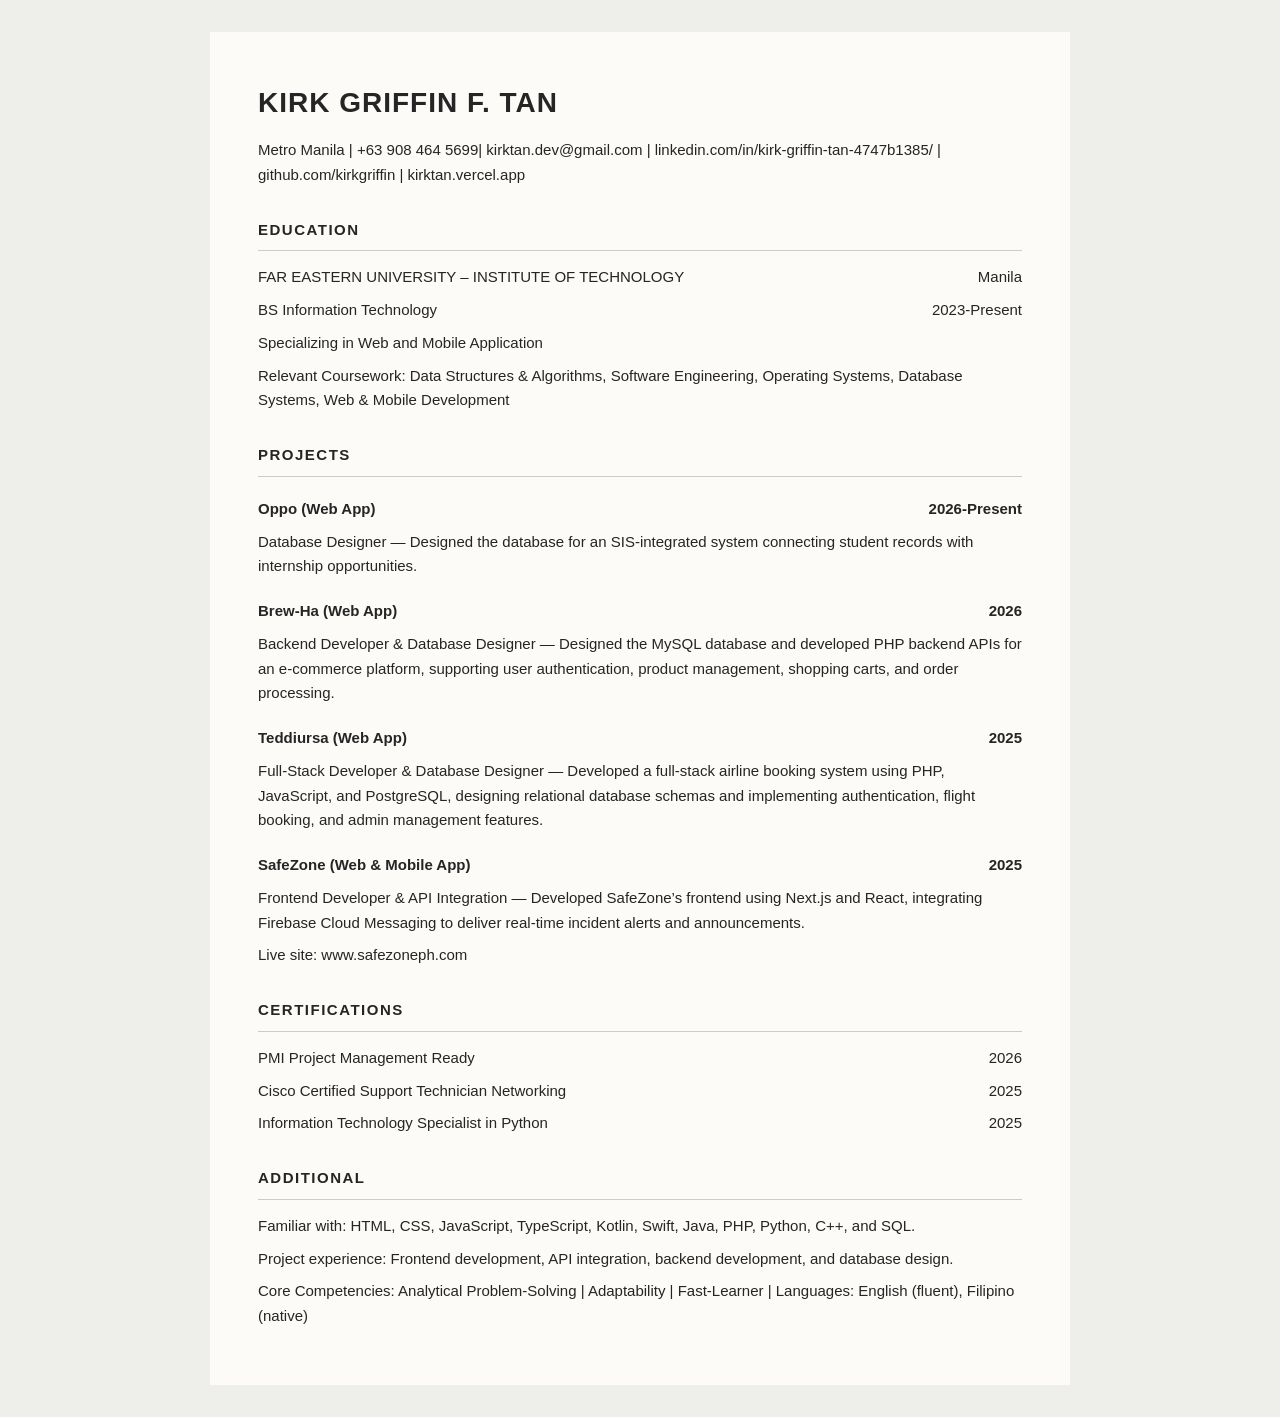
<file: public/assets/documents/resume.html>
<!doctype html>
<html lang="en">
<head>
<meta charset="utf-8">
<meta name="viewport" content="width=device-width,initial-scale=1">
<title>Kirk Griffin F. Tan — Resume</title>
<style>
*{box-sizing:border-box}body{margin:0;background:#eeefeb;color:#252525;font:15px/1.65 Arial,sans-serif}main{max-width:860px;margin:32px auto;padding:48px;background:#fcfbf8}h1{font-size:28px;letter-spacing:1px;margin:0 0 12px}h2{font-size:15px;letter-spacing:1.5px;border-bottom:1px solid #ccc;padding-bottom:8px;margin:30px 0 14px}h3{font-size:15px;margin:20px 0 6px}p{margin:8px 0}h3,.dated{display:flex;justify-content:space-between;gap:20px}.year{white-space:nowrap}nav{display:flex;gap:20px;flex-wrap:wrap;margin-bottom:30px}a{color:inherit;text-underline-offset:4px}a:focus-visible{outline:2px solid;outline-offset:4px}@media(max-width:600px){main{margin:0;padding:28px 22px}h1{font-size:24px}}@media print{body,main{background:white}main{margin:0;padding:0;max-width:none}nav{display:none}h2,h3{break-after:avoid}p{orphans:3;widows:3}}
</style>
</head>
<body><main>
<h1>KIRK GRIFFIN F. TAN</h1>
<p>Metro Manila | +63 908 464 5699| kirktan.dev@gmail.com | linkedin.com/in/kirk-griffin-tan-4747b1385/ | github.com/kirkgriffin | kirktan.vercel.app</p>
<h2>EDUCATION</h2>
<p class="dated"><span>FAR EASTERN UNIVERSITY – INSTITUTE OF TECHNOLOGY</span><span>Manila</span></p>
<p class="dated"><span>BS Information Technology</span><span class="year">2023-Present</span></p>
<p>Specializing in Web and Mobile Application</p>
<p>Relevant Coursework: Data Structures &amp; Algorithms, Software Engineering, Operating Systems, Database Systems, Web &amp; Mobile Development</p>
<h2>PROJECTS</h2>
<h3><span>Oppo (Web App)</span><span class="year">2026-Present</span></h3>
<p>Database Designer — Designed the database for an SIS-integrated system connecting student records with internship opportunities.</p>
<h3><span>Brew-Ha (Web App)</span><span class="year">2026</span></h3>
<p>Backend Developer &amp; Database Designer — Designed the MySQL database and developed PHP backend APIs for an e-commerce platform, supporting user authentication, product management, shopping carts, and order processing.</p>
<h3><span>Teddiursa (Web App)</span><span class="year">2025</span></h3>
<p>Full-Stack Developer &amp; Database Designer — Developed a full-stack airline booking system using PHP, JavaScript, and PostgreSQL, designing relational database schemas and implementing authentication, flight booking, and admin management features.</p>
<h3><span>SafeZone (Web &amp; Mobile App)</span><span class="year">2025</span></h3>
<p>Frontend Developer &amp; API Integration — Developed SafeZone’s frontend using Next.js and React, integrating Firebase Cloud Messaging to deliver real-time incident alerts and announcements.</p>
<p>Live site: www.safezoneph.com</p>
<h2>CERTIFICATIONS</h2>
<p class="dated"><span>PMI Project Management Ready</span><span class="year">2026</span></p>
<p class="dated"><span>Cisco Certified Support Technician Networking</span><span class="year">2025</span></p>
<p class="dated"><span>Information Technology Specialist in Python</span><span class="year">2025</span></p>
<h2>ADDITIONAL</h2>
<p>Familiar with: HTML, CSS, JavaScript, TypeScript, Kotlin, Swift, Java, PHP, Python, C++, and SQL.</p>
<p>Project experience: Frontend development, API integration, backend development, and database design.</p>
<p>Core Competencies: Analytical Problem-Solving | Adaptability | Fast-Learner | Languages: English (fluent), Filipino (native)</p>
</main></body></html>
</file>
